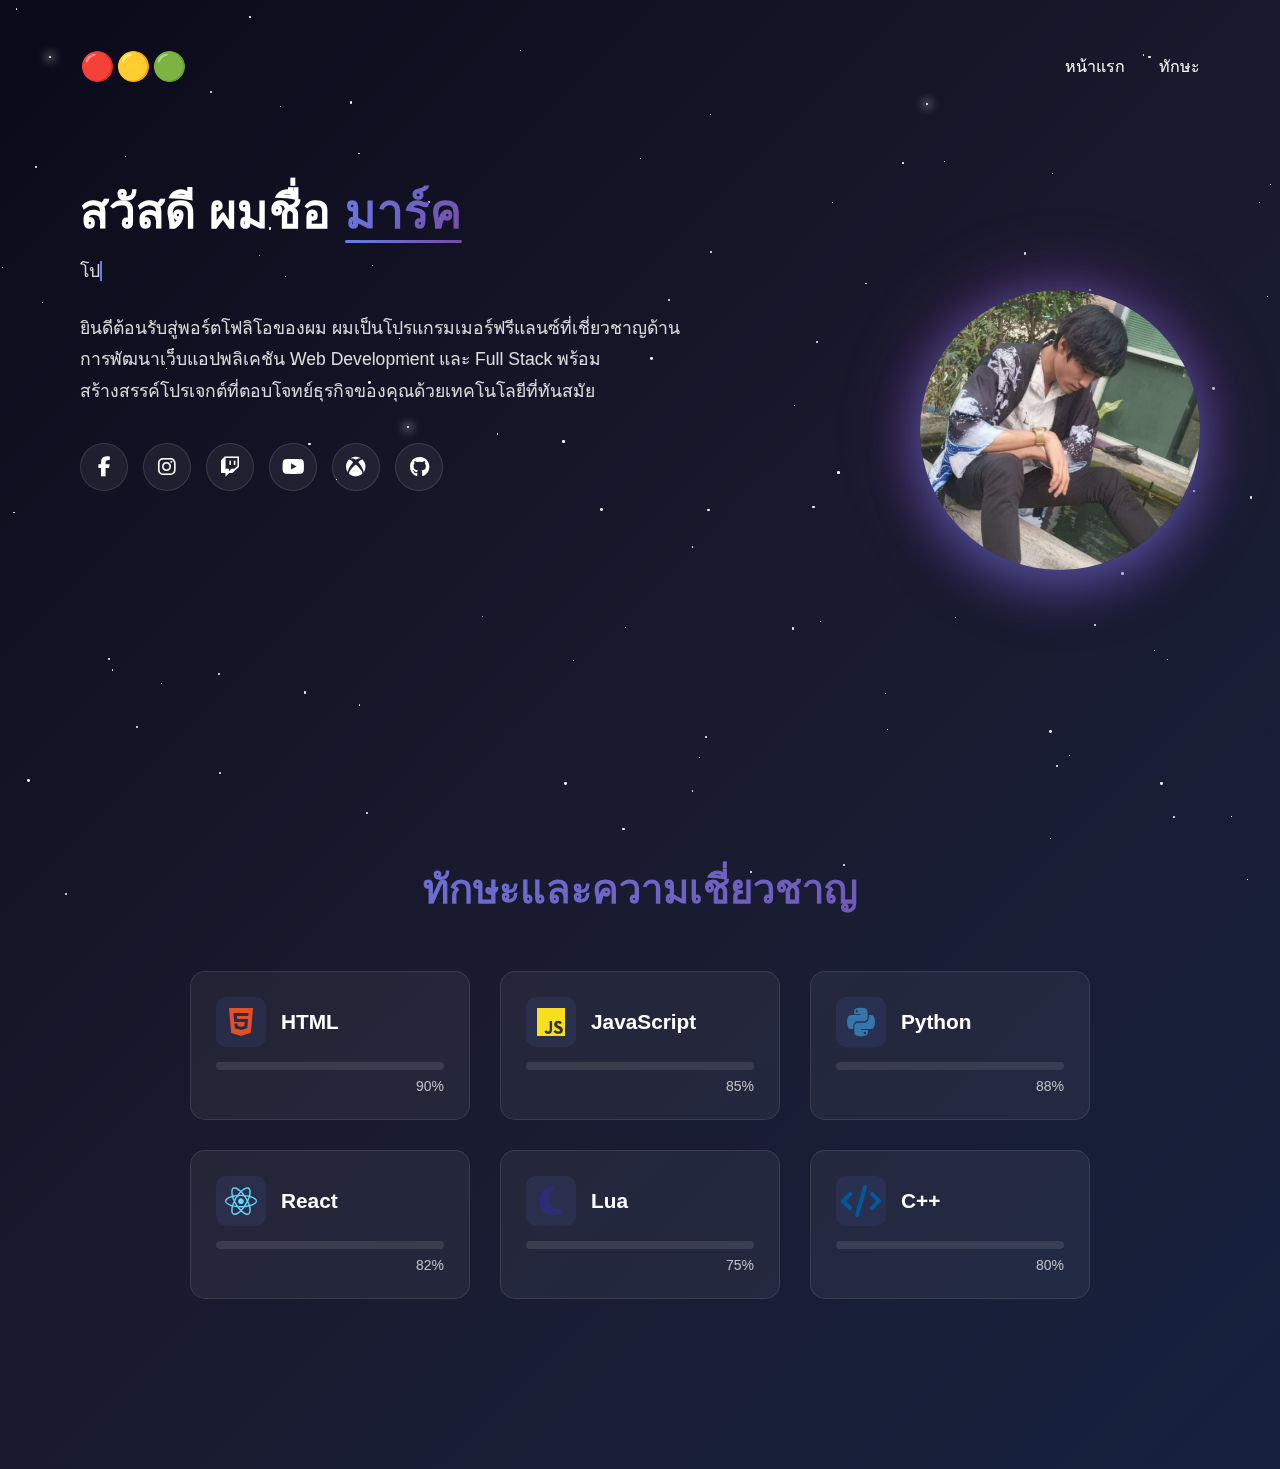
<file: index.html>
<!DOCTYPE html>
<html lang="th">

<head>
    <meta charset="UTF-8">
    <meta name="viewport" content="width=device-width, initial-scale=1.0">
    <title>Mark - โปรแกรมเมอร์ฟรีแลนซ์</title>
    <link rel="stylesheet" href="https://cdnjs.cloudflare.com/ajax/libs/font-awesome/6.4.0/css/all.min.css">
    <style>
        * {
            margin: 0;
            padding: 0;
            box-sizing: border-box;
        }

        /* Smooth Scroll */
        html {
            scroll-behavior: smooth;
        }

        body {
            font-family: 'Segoe UI', Tahoma, Geneva, Verdana, sans-serif;
            background: linear-gradient(135deg, #0a0a1a 0%, #1a1a2e 50%, #16213e 100%);
            color: #fff;
            overflow-x: hidden;
            min-height: 100vh;
        }

        /* Parallax Stars */
        .stars {
            position: fixed;
            top: 0;
            left: 0;
            width: 100%;
            height: 100%;
            pointer-events: none;
            z-index: 0;
        }

        .star {
            position: absolute;
            background: white;
            border-radius: 50%;
            animation: twinkle 3s infinite;
        }

        @keyframes twinkle {

            0%,
            100% {
                opacity: 0.3;
            }

            50% {
                opacity: 1;
            }
        }

        /* Shooting Stars */
        @keyframes shoot {
            0% {
                transform: translateX(0) translateY(0);
                opacity: 1;
            }

            100% {
                transform: translateX(-1000px) translateY(500px);
                opacity: 0;
            }
        }

        .shooting-star {
            position: absolute;
            width: 2px;
            height: 2px;
            background: white;
            border-radius: 50%;
            box-shadow: 0 0 10px 2px rgba(255, 255, 255, 0.8);
            animation: shoot 3s linear infinite;
        }

        .container {
            max-width: 1200px;
            margin: 0 auto;
            padding: 30px 40px;
            position: relative;
            z-index: 1;
        }

        /* Header */
        header {
            display: flex;
            justify-content: space-between;
            align-items: center;
            padding: 20px 0;
            margin-bottom: 40px;
        }

        .logo {
            font-size: 28px;
            font-weight: bold;
            letter-spacing: 1px;
        }

        .logo span {
            transition: transform 0.3s ease;
            display: inline-block;
        }

        .logo span:hover {
            transform: translateY(-3px);
        }

        nav a {
            color: #fff;
            text-decoration: none;
            margin-left: 30px;
            transition: color 0.3s ease;
            font-size: 16px;
        }

        nav a:hover {
            color: #667eea;
        }

        /* Hero Section */
        .hero {
            display: flex;
            align-items: center;
            justify-content: space-between;
            gap: 80px;
            margin-bottom: 80px;
            padding: 40px 0;
        }

        .hero-content {
            flex: 1;
            text-align: left;
            max-width: 600px;
        }

        h1 {
            font-size: 3rem;
            margin-bottom: 15px;
            line-height: 1.2;
        }

        .highlight {
            background: linear-gradient(135deg, #667eea 0%, #764ba2 100%);
            -webkit-background-clip: text;
            -webkit-text-fill-color: transparent;
            background-clip: text;
            font-weight: bold;
            position: relative;
        }

        .highlight::after {
            content: '';
            position: absolute;
            bottom: -5px;
            left: 0;
            width: 100%;
            height: 3px;
            background: linear-gradient(90deg, #667eea, #764ba2);
            border-radius: 2px;
            animation: highlightPulse 2s ease-in-out infinite;
        }

        @keyframes highlightPulse {

            0%,
            100% {
                opacity: 0.5;
                transform: scaleX(0.8);
            }

            50% {
                opacity: 1;
                transform: scaleX(1);
            }
        }


        .highlight {
            background: linear-gradient(135deg, #667eea 0%, #764ba2 100%);
            -webkit-background-clip: text;
            -webkit-text-fill-color: transparent;
            background-clip: text;
        }

        .subtitle {
            font-size: 1.5rem;
            color: #8ec5fc;
            margin-bottom: 20px;
            min-height: 2rem;
            font-weight: 500;
        }

        /* Typing Animation */
        .typing-text {
            border-right: 2px solid #667eea;
            animation: blink 0.7s step-end infinite;
        }

        @keyframes blink {
            50% {
                border-color: transparent;
            }
        }

        .hero-content>p {
            font-size: 1.1rem;
            line-height: 1.8;
            color: rgba(255, 255, 255, 0.85);
            margin-bottom: 25px;
        }

        /* Image Container */
        .hero-image {
            flex-shrink: 0;
        }

        .image-container {
            position: relative;
            width: 280px;
            height: 280px;
            flex-shrink: 0;
        }

        .circle-gradient {
            position: absolute;
            width: 130%;
            height: 130%;
            top: -15%;
            left: -15%;
            border-radius: 50%;
            background:
                radial-gradient(circle at 50% 50%, transparent 35%, rgba(102, 126, 234, 0.6) 40%, rgba(118, 75, 162, 0.5) 50%, rgba(76, 35, 102, 0.4) 60%, transparent 75%),
                radial-gradient(circle at 50% 50%, rgba(20, 20, 40, 0.9) 0%, rgba(10, 10, 20, 0.7) 30%, transparent 45%);
            filter: blur(20px);
            animation: blackHoleRotate 8s linear infinite, pulse 3s ease-in-out infinite;
            z-index: 0;
        }

        @keyframes blackHoleRotate {
            0% {
                transform: rotate(0deg) scale(1);
            }

            50% {
                transform: rotate(180deg) scale(1.05);
            }

            100% {
                transform: rotate(360deg) scale(1);
            }
        }

        /* Accretion Disk Effect */
        .accretion-disk {
            position: absolute;
            width: 140%;
            height: 140%;
            top: -20%;
            left: -20%;
            border-radius: 50%;
            background: conic-gradient(from 0deg,
                    transparent 0%,
                    rgba(102, 126, 234, 0.3) 10%,
                    rgba(118, 75, 162, 0.4) 20%,
                    rgba(150, 50, 200, 0.3) 30%,
                    transparent 40%,
                    transparent 60%,
                    rgba(102, 126, 234, 0.3) 70%,
                    rgba(118, 75, 162, 0.4) 80%,
                    rgba(150, 50, 200, 0.3) 90%,
                    transparent 100%);
            animation: accretionSpin 6s linear infinite;
            filter: blur(15px);
            z-index: 0;
        }

        @keyframes accretionSpin {
            from {
                transform: rotate(0deg);
            }

            to {
                transform: rotate(360deg);
            }
        }

        /* Event Horizon */
        .event-horizon {
            position: absolute;
            width: 110%;
            height: 110%;
            top: -5%;
            left: -5%;
            border-radius: 50%;
            background: radial-gradient(circle, rgba(0, 0, 0, 0.8) 0%, rgba(0, 0, 0, 0.4) 40%, transparent 60%);
            animation: horizonPulse 3s ease-in-out infinite;
            z-index: 1;
        }

        @keyframes horizonPulse {

            0%,
            100% {
                transform: scale(1);
                opacity: 0.7;
            }

            50% {
                transform: scale(1.03);
                opacity: 0.9;
            }
        }

        /* Gravitational Lensing */
        .gravitational-lensing {
            position: absolute;
            width: 150%;
            height: 150%;
            top: -25%;
            left: -25%;
            border-radius: 50%;
            border: 2px solid transparent;
            background:
                radial-gradient(circle at 50% 50%, transparent 45%, rgba(102, 126, 234, 0.2) 48%, transparent 51%),
                radial-gradient(circle at 50% 50%, transparent 55%, rgba(118, 75, 162, 0.15) 58%, transparent 61%);
            animation: lensingEffect 5s ease-in-out infinite;
            z-index: 0;
        }

        @keyframes lensingEffect {

            0%,
            100% {
                transform: scale(1);
                opacity: 0.6;
            }

            50% {
                transform: scale(1.05);
                opacity: 1;
            }
        }

        @keyframes pulse {

            0%,
            100% {
                transform: scale(1);
                opacity: 0.8;
            }

            50% {
                transform: scale(1.1);
                opacity: 1;
            }
        }

        .profile-img {
            position: absolute;
            width: 100%;
            height: 100%;
            border-radius: 50%;
            object-fit: cover;
            object-position: center 30%;
            top: 0;
            left: 0;
            z-index: 2;
            box-shadow: 0 18px 50px rgba(102, 126, 234, 0.35);
        }

        /* Social Icons */
        .social-icons {
            display: flex;
            gap: 15px;
            margin: 35px 0 30px 0;
        }

        .social-icon {
            width: 48px;
            height: 48px;
            background: rgba(255, 255, 255, 0.06);
            border-radius: 50%;
            display: flex;
            align-items: center;
            justify-content: center;
            color: #fff;
            text-decoration: none;
            transition: all 0.3s ease;
            border: 1px solid rgba(255, 255, 255, 0.12);
            font-size: 20px;
        }

        .social-icon:hover {
            background: linear-gradient(135deg, #667eea 0%, #764ba2 100%);
            transform: translateY(-3px);
            box-shadow: 0 8px 20px rgba(102, 126, 234, 0.4);
            border-color: transparent;
        }

        /* Button */
        .btn {
            display: inline-block;
            padding: 14px 36px;
            background: linear-gradient(135deg, #667eea 0%, #764ba2 100%);
            color: white;
            text-decoration: none;
            border-radius: 25px;
            font-weight: 600;
            font-size: 15px;
            transition: all 0.3s ease;
            margin-top: 25px;
            box-shadow: 0 8px 25px rgba(102, 126, 234, 0.3);
        }

        .btn:hover {
            transform: translateY(-2px);
            box-shadow: 0 12px 35px rgba(102, 126, 234, 0.5);
        }

        /* Skills Section */
        .skills-section {
            margin: 80px 0;
            padding: 60px 0;
        }

        .skills-section h2 {
            text-align: center;
            font-size: 2.5rem;
            margin-bottom: 50px;
            background: linear-gradient(135deg, #667eea 0%, #764ba2 100%);
            -webkit-background-clip: text;
            -webkit-text-fill-color: transparent;
            background-clip: text;
        }

        .skills-grid {
            display: grid;
            grid-template-columns: repeat(auto-fit, minmax(280px, 1fr));
            gap: 30px;
            max-width: 900px;
            margin: 0 auto;
        }

        .skill-card {
            background: rgba(255, 255, 255, 0.05);
            border: 1px solid rgba(255, 255, 255, 0.1);
            border-radius: 15px;
            padding: 25px;
            transition: all 0.3s ease;
        }

        .skill-card:hover {
            transform: translateY(-5px);
            background: rgba(255, 255, 255, 0.08);
            border-color: rgba(102, 126, 234, 0.5);
            box-shadow: 0 10px 30px rgba(102, 126, 234, 0.2);
        }

        .skill-header {
            display: flex;
            align-items: center;
            gap: 15px;
            margin-bottom: 15px;
        }

        .skill-icon {
            font-size: 32px;
            width: 50px;
            height: 50px;
            display: flex;
            align-items: center;
            justify-content: center;
            border-radius: 10px;
            background: rgba(102, 126, 234, 0.1);
        }

        .skill-icon.html {
            color: #E34F26;
        }

        .skill-icon.js {
            color: #F7DF1E;
        }

        .skill-icon.python {
            color: #3776AB;
        }

        .skill-icon.react {
            color: #61DAFB;
        }

        .skill-icon.lua {
            color: #2C2D72;
        }

        .skill-icon.cpp {
            color: #00599C;
        }

        .skill-name {
            font-size: 1.3rem;
            font-weight: 600;
        }

        .skill-bar-container {
            width: 100%;
            height: 8px;
            background: rgba(255, 255, 255, 0.1);
            border-radius: 10px;
            overflow: hidden;
            margin-top: 10px;
        }

        .skill-bar {
            height: 100%;
            background: linear-gradient(90deg, #667eea 0%, #764ba2 100%);
            border-radius: 10px;
            transition: width 1.5s ease-out;
            width: 0;
        }

        .skill-percentage {
            text-align: right;
            margin-top: 8px;
            font-size: 14px;
            color: rgba(255, 255, 255, 0.7);
        }

        /* Spotify Player */
        .spotify-player {
            margin-top: 25px;
            width: 100%;
            max-width: 480px;
        }

        .spotify-player iframe {
            border-radius: 12px;
            width: 100%;
        }

        /* Responsive */
        @media (max-width: 768px) {
            .hero {
                flex-direction: column;
                text-align: center;
                gap: 40px;
            }

            .hero-content {
                text-align: center;
            }

            h1 {
                font-size: 2.5rem;
            }

            .subtitle {
                font-size: 1.3rem;
            }

            .image-container {
                width: 250px;
                height: 250px;
            }

            .skills-grid {
                grid-template-columns: 1fr;
            }

            nav {
                display: none;
            }
        }

        @media (max-width: 480px) {
            body {
                padding: 15px 5px;
            }

            .container {
                padding: 20px;
            }

            h1 {
                font-size: 2rem;
            }

            .subtitle {
                font-size: 1.1rem;
            }

            .spotify-player {
                max-width: 100%;
                margin-top: 25px;
            }

            .image-container {
                width: 220px;
                height: 220px;
            }
        }
    </style>
</head>

<body>
    <!-- Parallax Stars Background -->
    <div class="stars" id="stars"></div>

    <div class="container">
        <header>
            <div class="logo">
                <span style="color: #FF5F57;">🔴</span><span style="color: #FFBD2E;">🟡</span><span
                    style="color: #28CA42;">🟢</span>
            </div>
            <nav>
                <a href="#home">หน้าแรก</a>
                <a href="#skills">ทักษะ</a>

            </nav>
        </header>

        <section class="hero" id="home">
            <div class="hero-content">
                <h1>สวัสดี ผมชื่อ <span class="highlight">มาร์ค</span></h1>
                <p class="subtitle"><span class="typing-text" id="typing"></span></p>
                <p>ยินดีต้อนรับสู่พอร์ตโฟลิโอของผม ผมเป็นโปรแกรมเมอร์ฟรีแลนซ์ที่เชี่ยวชาญด้านการพัฒนาเว็บแอปพลิเคชัน Web
                    Development และ Full Stack พร้อมสร้างสรรค์โปรเจกต์ที่ตอบโจทย์ธุรกิจของคุณด้วยเทคโนโลยีที่ทันสมัย</p>
                <div class="social-icons">
                    <a href="https://www.facebook.com/khi.dinosear.pi.nxk.lok.564562/" target="_blank"
                        rel="noopener noreferrer" class="social-icon" title="Facebook">
                        <i class="fab fa-facebook-f"></i>
                    </a>

                    <a href="https://www.instagram.com/x2shift/" target="_blank" rel="noopener noreferrer"
                        class="social-icon" title="Instagram">
                        <i class="fab fa-instagram"></i>
                    </a>

                    <a href="https://www.twitch.tv/exzerozyt" target="_blank" rel="noopener noreferrer"
                        class="social-icon" title="Twitch">
                        <i class="fab fa-twitch"></i>
                    </a>

                    <a href="https://www.youtube.com/@x2Shift" target="_blank" rel="noopener noreferrer"
                        class="social-icon" title="YouTube">
                        <i class="fab fa-youtube"></i>
                    </a>

                    <a href="https://www.xbox.com/th-TH/play/user/ExZerozYT" target="_blank" rel="noopener noreferrer"
                        class="social-icon" title="Xbox">
                        <i class="fab fa-xbox"></i>
                    </a>

                    <!-- เพิ่ม GitHub -->
                    <a href="https://github.com/ExZerozYT" target="_blank" rel="noopener noreferrer" class="social-icon"
                        title="GitHub">
                        <i class="fab fa-github"></i>
                    </a>
                </div>

                <div class="spotify-player">
                    <iframe style="border-radius:12px"
                        src="https://open.spotify.com/embed/album/1f2s3KUwsPLLy22vbOXg7g?utm_source=generato"
                        width="100%" height="152" frameBorder="0" allowfullscreen=""
                        allow="autoplay; clipboard-write; encrypted-media; fullscreen; picture-in-picture"
                        loading="lazy">
                    </iframe>
                </div>
            </div>

            <div class="hero-image">
                <div class="image-container">
                    <div class="circle-gradient"></div>
                    <img src="myme.png" class="profile-img" alt="Profile">
                </div>
            </div>
        </section>

        <!-- Skills Section -->
        <section class="skills-section" id="skills">
            <h2>ทักษะและความเชี่ยวชาญ</h2>
            <div class="skills-grid">
                <div class="skill-card" data-skill="90">
                    <div class="skill-header">
                        <div class="skill-icon html">
                            <i class="fab fa-html5"></i>
                        </div>
                        <div class="skill-name">HTML</div>
                    </div>
                    <div class="skill-bar-container">
                        <div class="skill-bar"></div>
                    </div>
                    <div class="skill-percentage">90%</div>
                </div>

                <div class="skill-card" data-skill="85">
                    <div class="skill-header">
                        <div class="skill-icon js">
                            <i class="fab fa-js"></i>
                        </div>
                        <div class="skill-name">JavaScript</div>
                    </div>
                    <div class="skill-bar-container">
                        <div class="skill-bar"></div>
                    </div>
                    <div class="skill-percentage">85%</div>
                </div>

                <div class="skill-card" data-skill="88">
                    <div class="skill-header">
                        <div class="skill-icon python">
                            <i class="fab fa-python"></i>
                        </div>
                        <div class="skill-name">Python</div>
                    </div>
                    <div class="skill-bar-container">
                        <div class="skill-bar"></div>
                    </div>
                    <div class="skill-percentage">88%</div>
                </div>

                <div class="skill-card" data-skill="82">
                    <div class="skill-header">
                        <div class="skill-icon react">
                            <i class="fab fa-react"></i>
                        </div>
                        <div class="skill-name">React</div>
                    </div>
                    <div class="skill-bar-container">
                        <div class="skill-bar"></div>
                    </div>
                    <div class="skill-percentage">82%</div>
                </div>

                <div class="skill-card" data-skill="75">
                    <div class="skill-header">
                        <div class="skill-icon lua">
                            <i class="fas fa-moon"></i>
                        </div>
                        <div class="skill-name">Lua</div>
                    </div>
                    <div class="skill-bar-container">
                        <div class="skill-bar"></div>
                    </div>
                    <div class="skill-percentage">75%</div>
                </div>

                <div class="skill-card" data-skill="80">
                    <div class="skill-header">
                        <div class="skill-icon cpp">
                            <i class="fas fa-code"></i>
                        </div>
                        <div class="skill-name">C++</div>
                    </div>
                    <div class="skill-bar-container">
                        <div class="skill-bar"></div>
                    </div>
                    <div class="skill-percentage">80%</div>
                </div>
            </div>
        </section>
    </div>

    <script>
        // Typing Animation with Loop
        const text = "โปรแกรมเมอร์ฟรีแลนซ์";
        const typingElement = document.getElementById("typing");
        let index = 0;
        let isDeleting = false;

        function typeWriter() {
            if (!isDeleting && index < text.length) {
                typingElement.textContent += text.charAt(index);
                index++;
                setTimeout(typeWriter, 150);
            } else if (!isDeleting && index === text.length) {
                setTimeout(() => {
                    isDeleting = true;
                    typeWriter();
                }, 3000);
            } else if (isDeleting && index > 0) {
                typingElement.textContent = text.substring(0, index - 1);
                index--;
                setTimeout(typeWriter, 100);
            } else if (isDeleting && index === 0) {
                isDeleting = false;
                setTimeout(typeWriter, 1000);
            }
        }

        window.addEventListener('load', () => {
            setTimeout(typeWriter, 500);
        });

        // Parallax Stars Effect
        const starsContainer = document.getElementById('stars');
        const starCount = 100;

        // Create stars
        for (let i = 0; i < starCount; i++) {
            const star = document.createElement('div');
            star.className = 'star';
            star.style.width = Math.random() * 3 + 'px';
            star.style.height = star.style.width;
            star.style.left = Math.random() * 100 + '%';
            star.style.top = Math.random() * 100 + '%';
            star.style.animationDelay = Math.random() * 3 + 's';
            starsContainer.appendChild(star);
        }

        // Create shooting stars
        for (let i = 0; i < 3; i++) {
            const shootingStar = document.createElement('div');
            shootingStar.className = 'shooting-star';
            shootingStar.style.left = Math.random() * 100 + '%';
            shootingStar.style.top = Math.random() * 50 + '%';
            shootingStar.style.animationDelay = Math.random() * 5 + 's';
            shootingStar.style.animationDuration = (Math.random() * 2 + 2) + 's';
            starsContainer.appendChild(shootingStar);
        }

        // Parallax effect on mouse move
        document.addEventListener('mousemove', (e) => {
            const stars = document.querySelectorAll('.star');
            const x = e.clientX / window.innerWidth;
            const y = e.clientY / window.innerHeight;

            stars.forEach((star, index) => {
                const speed = (index % 3 + 1) * 10;
                const xMove = (x - 0.5) * speed;
                const yMove = (y - 0.5) * speed;
                star.style.transform = `translate(${xMove}px, ${yMove}px)`;
            });
        });

        // Skills Animation on Scroll
        const observerOptions = {
            threshold: 0.5
        };

        const observer = new IntersectionObserver((entries) => {
            entries.forEach(entry => {
                if (entry.isIntersecting) {
                    const skillCard = entry.target;
                    const percentage = skillCard.getAttribute('data-skill');
                    const skillBar = skillCard.querySelector('.skill-bar');

                    setTimeout(() => {
                        skillBar.style.width = percentage + '%';
                    }, 200);

                    observer.unobserve(skillCard);
                }
            });
        }, observerOptions);

        document.querySelectorAll('.skill-card').forEach(card => {
            observer.observe(card);
        });
    </script>
</body>

</html>
</file>
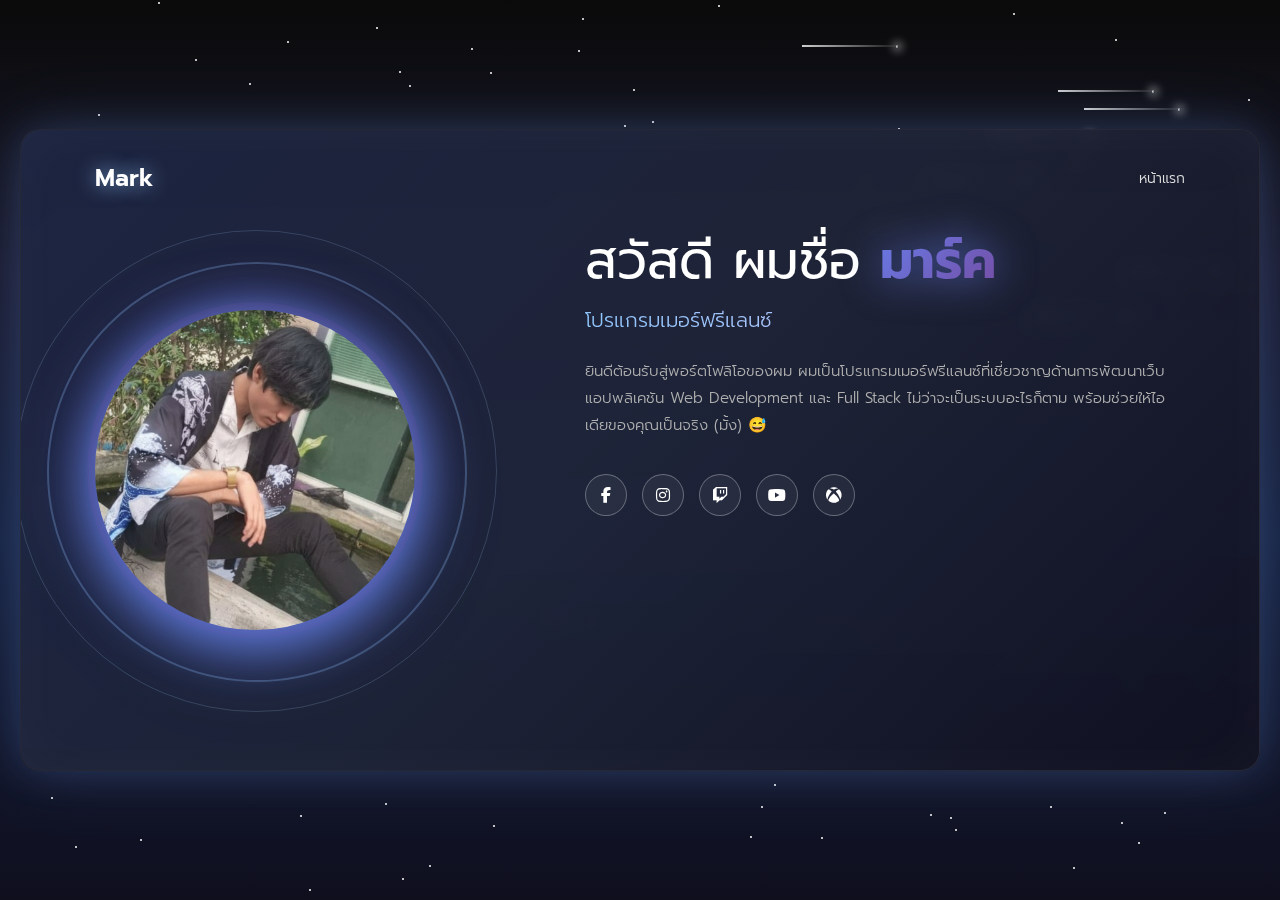
<file: portfolio_final_with_photo.html>
<!DOCTYPE html>
<html lang="th">
<head>
    <meta charset="UTF-8">
    <meta name="viewport" content="width=device-width, initial-scale=1.0">
    <title>Alex - Script Writer Portfolio</title>
    <link rel="stylesheet" href="https://cdnjs.cloudflare.com/ajax/libs/font-awesome/6.4.0/css/all.min.css">
    <link rel="preconnect" href="https://fonts.googleapis.com">
    <link rel="preconnect" href="https://fonts.gstatic.com" crossorigin>
    <link href="https://fonts.googleapis.com/css2?family=Prompt:wght@100;200;300;400;500;600;700&display=swap" rel="stylesheet">
    <style>
        * {
            margin: 0;
            padding: 0;
            box-sizing: border-box;
        }

        body {
            font-family: 'Prompt', sans-serif;
            background: linear-gradient(180deg, #0a0a0a 0%, #1a1a2e 30%, #16213e 60%, #0f0f1e 100%);
            color: #ffffff;
            min-height: 100vh;
            overflow-x: hidden;
            display: flex;
            justify-content: center;
            align-items: center;
            padding: 40px 20px;
            position: relative;
        }
        /* copy หาพ่องพี่หรอครับ */
        /* พื้นหลังอากาศมีดาว */
        .space-bg {
            position: fixed;
            top: 0;
            left: 0;
            width: 100%;
            height: 100%;
            z-index: 0;
            overflow: hidden;
            pointer-events: none;
        }
        /* copy หาพ่องพี่หรอครับ */
        /* ดาวกระพริบ */
        .star {
            position: absolute;
            width: 2px;
            height: 2px;
            background: #ffffff;
            border-radius: 50%;
            animation: starTwinkle 3s ease-in-out infinite;
        }

        /* copy หาพ่องพี่หรอครับ */
        /* ดาวตก */
        .shooting-star {
            position: absolute;
            width: 3px;
            height: 3px;
            background: #ffffff;
            border-radius: 50%;
            box-shadow: 0 0 10px 2px rgba(255, 255, 255, 0.8);
        }

        .shooting-star::before {
            content: '';
            position: absolute;
            top: 0;
            right: 0;
            width: 100px;
            height: 2px;
            background: linear-gradient(90deg, rgba(255, 255, 255, 0.8), transparent);
            transform: translateX(3px);
        }

        @keyframes shootingStar {
            0% {
                transform: translate(0, 0);
                opacity: 1;
            }
            70% {
                opacity: 1;
            }
            100% {
                transform: translate(-500px, 500px);
                opacity: 0;
            }
        }

        .shooting-star {
            animation: shootingStar 3s ease-out infinite;
        }

        .shooting-star:nth-child(151) { top: 10%; left: 90%; animation-delay: 0s; animation-duration: 2s; }
        .shooting-star:nth-child(152) { top: 20%; left: 80%; animation-delay: 3s; animation-duration: 2.5s; }
        .shooting-star:nth-child(153) { top: 30%; left: 95%; animation-delay: 6s; animation-duration: 2.2s; }
        .shooting-star:nth-child(154) { top: 5%; left: 70%; animation-delay: 9s; animation-duration: 2.8s; }
        .shooting-star:nth-child(155) { top: 15%; left: 85%; animation-delay: 12s; animation-duration: 2.3s; }
        .shooting-star:nth-child(156) { top: 25%; left: 75%; animation-delay: 15s; animation-duration: 2.4s; }
        .shooting-star:nth-child(157) { top: 35%; left: 88%; animation-delay: 18s; animation-duration: 2.6s; }
        .shooting-star:nth-child(158) { top: 12%; left: 92%; animation-delay: 21s; animation-duration: 2.1s; }

        @keyframes starTwinkle {
            0%, 100% { opacity: 0.3; transform: scale(1); }
            50% { opacity: 1; transform: scale(1.5); }
        }
        /* copy หาพ่องพี่หรอครับ */
        /* ดาวตก */
        .shooting-star {
            position: absolute;
            width: 3px;
            height: 3px;
            background: linear-gradient(90deg, #ffffff, transparent);
            border-radius: 50%;
            box-shadow: 0 0 10px 2px rgba(255, 255, 255, 0.8);
            animation: shootingStar 3s ease-out infinite;
        }

        .shooting-star::before {
            content: '';
            position: absolute;
            top: 0;
            right: 0;
            width: 100px;
            height: 2px;
            background: linear-gradient(90deg, rgba(255, 255, 255, 0.8), transparent);
            transform: translateX(3px);
        }

        @keyframes shootingStar {
            0% {
                transform: translate(0, 0);
                opacity: 1;
            }
            70% {
                opacity: 1;
            }
            100% {
                transform: translate(-500px, 500px);
                opacity: 0;
            }
        }

        .shooting-star:nth-child(1) { top: 10%; left: 90%; animation-delay: 0s; animation-duration: 2s; }
        .shooting-star:nth-child(2) { top: 20%; left: 80%; animation-delay: 3s; animation-duration: 2.5s; }
        .shooting-star:nth-child(3) { top: 30%; left: 95%; animation-delay: 6s; animation-duration: 2.2s; }
        .shooting-star:nth-child(4) { top: 5%; left: 70%; animation-delay: 9s; animation-duration: 2.8s; }
        .shooting-star:nth-child(5) { top: 15%; left: 85%; animation-delay: 12s; animation-duration: 2.3s; }
        
        /* copy หาพ่องพี่หรอครับ */
        /* กรอบสี่เหลี่ยม */
        .main-container {
            background: rgba(15, 15, 30, 0.85);
            backdrop-filter: blur(10px);
            border: 1px solid rgba(255, 255, 255, 0.1);
            border-radius: 20px;
            width: 100%;
            max-width: 1400px;
            min-height: 600px;
            box-shadow: 
                0 0 40px rgba(100, 150, 255, 0.2),
                0 0 80px rgba(150, 200, 255, 0.1),
                inset 0 0 60px rgba(255, 255, 255, 0.03);
            overflow: hidden;
            position: relative;
            z-index: 1;
        }
        
        /* copy หาพ่องพี่หรอครับ */
        /* เอฟเฟกต์ขอบเรืองแสงนุ่มนวล */
        .main-container::before {
            content: '';
            position: absolute;
            top: -2px;
            left: -2px;
            right: -2px;
            bottom: -2px;
            background: linear-gradient(135deg, 
                rgba(100, 150, 255, 0.3) 0%, 
                rgba(150, 200, 255, 0.2) 25%,
                transparent 50%,
                rgba(200, 220, 255, 0.2) 75%,
                rgba(150, 180, 255, 0.3) 100%);
            border-radius: 20px;
            z-index: -1;
            opacity: 0.5;
            animation: borderShimmer 8s linear infinite;
            background-size: 200% 200%;
        }

        @keyframes borderShimmer {
            0% { background-position: 0% 50%; }
            50% { background-position: 100% 50%; }
            100% { background-position: 0% 50%; }
        }
        
        /* copy หาพ่องพี่หรอครับ */
        /* Header Navigation */
        header {
            position: absolute;
            top: 0;
            width: 100%;
            padding: 30px 6%;
            display: flex;
            justify-content: space-between;
            align-items: center;
            z-index: 1000;
            background: transparent;
        }

        .logo {
            font-size: 24px;
            font-weight: 600;
            color: #fff;
            text-shadow: 0 0 20px rgba(150, 200, 255, 0.8);
        }

        nav ul {
            display: flex;
            list-style: none;
            gap: 35px;
        }

        nav ul li a {
            color: #e0e0e0;
            text-decoration: none;
            font-size: 14px;
            font-weight: 300;
            transition: all 0.3s;
            position: relative;
        }

        nav ul li a::after {
            content: '';
            position: absolute;
            bottom: -5px;
            left: 0;
            width: 0;
            height: 2px;
            background: linear-gradient(90deg, #8ec5fc, #e0c3fc);
            transition: width 0.3s;
            box-shadow: 0 0 10px rgba(142, 197, 252, 0.8);
        }

        nav ul li a:hover::after {
            width: 100%;
        }

        nav ul li a:hover {
            color: #ffffff;
            text-shadow: 0 0 15px rgba(150, 200, 255, 0.8);
        }
        
        /* copy หาพ่องพี่หรอครับ */
        /* Hero Section */
        .hero {
            display: flex;
            align-items: center;
            justify-content: space-between;
            padding: 100px 6% 60px;
            min-height: 600px;
        }
        
        /* copy หาพ่องพี่หรอครับ */
        /* Hero Image */
        .hero-image {
            flex: 0 0 auto;
            display: flex;
            justify-content: center;
            align-items: center;
            position: relative;
            margin-right: 80px;
        }

        .image-container {
            position: relative;
            width: 320px;
            height: 320px;
        }

        /* copy หาพ่องพี่หรอครับ */
        /* วงกลมสีฟ้า-ม่วง */
        .circle-gradient {
            position: absolute;
            width: 100%;
            height: 100%;
            background: linear-gradient(135deg, #667eea 0%, #764ba2 50%, #4e73df 100%);
            border-radius: 50%;
            opacity: 0.9;
            animation: spaceGlow 6s ease-in-out infinite;
            box-shadow: 
                0 0 40px rgba(102, 126, 234, 0.6),
                0 0 80px rgba(118, 75, 162, 0.4),
                inset 0 0 60px rgba(255, 255, 255, 0.1);
        }

        @keyframes spaceGlow {
            0%, 100% {
                transform: scale(1);
                box-shadow: 
                    0 0 40px rgba(102, 126, 234, 0.6),
                    0 0 80px rgba(118, 75, 162, 0.4),
                    inset 0 0 60px rgba(255, 255, 255, 0.1);
            }
            50% {
                transform: scale(1.05);
                box-shadow: 
                    0 0 60px rgba(142, 197, 252, 0.8),
                    0 0 120px rgba(118, 75, 162, 0.6),
                    inset 0 0 80px rgba(255, 255, 255, 0.2);
            }
        }

        /* copy หาพ่องพี่หรอครับ */
        /* วงแสงโคจร */
        .circle-gradient::before {
            content: '';
            position: absolute;
            width: 130%;
            height: 130%;
            top: -15%;
            left: -15%;
            border-radius: 50%;
            border: 2px solid rgba(150, 200, 255, 0.3);
            animation: orbit 12s linear infinite;
        }

        .circle-gradient::after {
            content: '';
            position: absolute;
            width: 150%;
            height: 150%;
            top: -25%;
            left: -25%;
            border-radius: 50%;
            border: 1px solid rgba(180, 220, 255, 0.2);
            animation: orbit 18s linear infinite reverse;
        }

        @keyframes orbit {
            0% { transform: rotate(0deg); }
            100% { transform: rotate(360deg); }
        }

        .profile-img {
            position: absolute;
            bottom: -0px;
            left: 50%;
            transform: translateX(-50%);
            width: 85%;
            height: auto;
            z-index: 1;
            filter: drop-shadow(0 10px 30px rgba(100, 150, 255, 0.6));
        }

        /* copy หาพ่องพี่หรอครับ */
        /* Hero Content */
        .hero-content {
            flex: 1;
            max-width: 600px;
        }

        .hero-content h1 {
            font-size: 52px;
            margin-bottom: 10px;
            line-height: 1.2;
            font-weight: 400;
            color: #ffffff;
        }

        .hero-content h1 .highlight {
            background: linear-gradient(135deg, #667eea 0%, #764ba2 100%);
            -webkit-background-clip: text;
            -webkit-text-fill-color: transparent;
            background-clip: text;
            font-weight: 700;
            filter: drop-shadow(0 0 20px rgba(102, 126, 234, 0.8));
        }

        .hero-content .subtitle {
            font-size: 20px;
            background: linear-gradient(90deg, #8ec5fc, #e0c3fc);
            -webkit-background-clip: text;
            -webkit-text-fill-color: transparent;
            background-clip: text;
            margin-bottom: 20px;
            font-weight: 300;
        }

        .hero-content p {
            font-size: 15px;
            line-height: 1.8;
            color: #b0b0b0;
            margin-bottom: 35px;
            font-weight: 300;
        }

        /* copy หาพ่องพี่หรอครับ */
        /* Social Icons */
        .social-icons {
            display: flex;
            gap: 15px;
            margin-bottom: 35px;
        }

        .social-icons a {
            width: 42px;
            height: 42px;
            border: 1.5px solid rgba(255, 255, 255, 0.3);
            border-radius: 50%;
            display: flex;
            align-items: center;
            justify-content: center;
            color: #fff;
            text-decoration: none;
            transition: all 0.3s;
            font-size: 16px;
            position: relative;
            background: rgba(255, 255, 255, 0.05);
        }

        .social-icons a::before {
            content: '';
            position: absolute;
            width: 100%;
            height: 100%;
            border-radius: 50%;
            background: linear-gradient(135deg, #667eea, #764ba2);
            transform: scale(0);
            transition: transform 0.3s;
            z-index: -1;
        }

        .social-icons a:hover::before {
            transform: scale(1);
        }

        .social-icons a:hover {
            border-color: #667eea;
            transform: translateY(-5px);
            box-shadow: 0 10px 30px rgba(102, 126, 234, 0.4);
        }

        /* copy หาพ่องพี่หรอครับ */
        /* Button */
        .btn {
            display: inline-block;
            padding: 12px 38px;
            background: rgba(255, 255, 255, 0.05);
            border: 1.5px solid rgba(255, 255, 255, 0.3);
            border-radius: 25px;
            color: #fff;
            text-decoration: none;
            transition: all 0.3s;
            cursor: pointer;
            font-size: 15px;
            font-weight: 300;
            position: relative;
            overflow: hidden;
        }

        .btn::before {
            content: '';
            position: absolute;
            top: 50%;
            left: 50%;
            width: 0;
            height: 0;
            border-radius: 50%;
            background: linear-gradient(135deg, #667eea, #764ba2);
            transform: translate(-50%, -50%);
            transition: width 0.5s, height 0.5s;
            z-index: -1;
        }

        .btn:hover::before {
            width: 300px;
            height: 300px;
        }

        .btn:hover {
            border-color: #667eea;
            box-shadow: 0 5px 30px rgba(102, 126, 234, 0.5);
        }

        
        /* copy หาพ่องพี่หรอครับ */
        /* Spotify Player */
        .spotify-player {
            margin-top: 30px;
            width: 100%;
            max-width: 500px;
        }

        .spotify-player iframe {
            border-radius: 12px;
            width: 100%;
        }

        /* copy หาพ่องพี่หรอครับ */
        /* Profile image styling */
        .image-container {
            position: relative;
            width: 320px;
            height: 320px;
        }
        .profile-img {
            width: 100%;
            height: 100%;
            border-radius: 50%;
            object-fit: cover;
            display: block;
            box-shadow: 0 18px 50px rgba(102, 126, 234, 0.35), 0 0 0 8px rgba(118, 75, 162, 0.18);
            position: relative;
            z-index: 2;
        }

/* copy หาพ่องพี่หรอครับ */       
/* Responsive */
        @media (max-width: 1200px) {
            .main-container { max-width: 95%; }
            .hero { padding: 100px 5% 50px; }
            .hero-image { margin-right: 50px; }
            .image-container { width: 280px; height: 280px; }
            .hero-content h1 { font-size: 44px; }
        }

        @media (max-width: 968px) {
            header { padding: 25px 5%; }
            nav ul { gap: 20px; }
            nav ul li a { font-size: 13px; }
            .hero { padding: 100px 4% 40px; }
            .hero-image { margin-right: 30px; }
            .image-container { width: 250px; height: 250px; }
            .hero-content h1 { font-size: 38px; }
        }

        @media (max-width: 768px) {
            body { padding: 20px 10px; }
            .main-container { 
                border-radius: 15px; 
                min-height: auto;
            }
            .hero { 
                flex-direction: column; 
                padding: 80px 5% 40px; 
                text-align: center; 
                min-height: auto;
            }
            .hero-image { margin-right: 0; margin-bottom: 40px; }
            .image-container { width: 240px; height: 240px; }
            .hero-content h1 { 
                font-size: 36px; 
                line-height: 1.3;
            }
            .hero-content p { 
                font-size: 14px;
                line-height: 1.7;
            }
            .social-icons { 
                justify-content: center;
                gap: 12px;
            }
            .social-icons a {
                width: 38px;
                height: 38px;
                font-size: 14px;
            }
            .btn {
                padding: 10px 30px;
                font-size: 14px;
            }
            nav ul { 
                gap: 15px; 
            }
            nav ul li a { 
                font-size: 12px; 
            }
        }

        @media (max-width: 480px) {
            body { padding: 15px 5px; }
            .spotify-player {
                max-width: 100%;
                margin-top: 25px;
            }
            .main-container { 
                border-radius: 12px;
                min-height: auto;
            }
            header { 
                padding: 20px 5%; 
            }
            .logo { 
                font-size: 20px; 
            }
            nav ul { 
                gap: 10px; 
            }
            nav ul li a { 
                font-size: 11px; 
            }
            .hero { 
                padding: 70px 4% 30px;
                min-height: auto;
            }
            .hero-content h1 { 
                font-size: 28px; 
            }
            .hero-content .subtitle { 
                font-size: 16px; 
            }
            .hero-content p {
                font-size: 13px;
            }
            .image-container { 
                width: 200px; 
                height: 200px; 
            }
            .social-icons {
                gap: 10px;
            }
            .social-icons a {
                width: 35px;
                height: 35px;
                font-size: 13px;
            }
            .btn {
                padding: 9px 25px;
                font-size: 13px;
            }
        }

        @media (max-width: 360px) {
            .hero-content h1 { 
                font-size: 24px; 
            }
            .hero-content .subtitle { 
                font-size: 15px; 
            }
            .image-container { 
                width: 180px; 
                height: 180px; 
            }
        }

        html { scroll-behavior: smooth; }

        @keyframes fadeInUp {
            from { opacity: 0; transform: translateY(30px); }
            to { opacity: 1; transform: translateY(0); }
        }

        .hero-content, .hero-image { animation: fadeInUp 1s ease-out; }
        .main-container { animation: fadeIn 0.8s ease-out; }

        @keyframes fadeIn {
            from { opacity: 0; transform: scale(0.95); }
            to { opacity: 1; transform: scale(1); }
        }
    </style>
</head>
<body>
    <!-- Space Background with Stars -->
    <div class="space-bg" id="starfield"></div>

    <!-- Main Container -->
    <div class="main-container">
        <!-- Header -->
        <header>
            <div class="logo">Mark</div>
            <nav>
                <ul>
                    <li><a href="#home">หน้าแรก</a></li>
                </ul>
            </nav>
        </header>

        <!-- Hero Section -->
        <section id="home" class="hero">
            <div class="hero-image">
                <div class="image-container">
                    <div class="circle-gradient"></div>
                    <img src="myme.png" class="profile-img" alt="Profile" />
                </div>
            </div>

            <div class="hero-content">
                <h1>สวัสดี ผมชื่อ <span class="highlight">มาร์ค</span></h1>
                <p class="subtitle">โปรแกรมเมอร์ฟรีแลนซ์</p>
                <p>ยินดีต้อนรับสู่พอร์ตโฟลิโอของผม ผมเป็นโปรแกรมเมอร์ฟรีแลนซ์ที่เชี่ยวชาญด้านการพัฒนาเว็บแอปพลิเคชัน Web Development และ Full Stack ไม่ว่าจะเป็นระบบอะไรก็ตาม พร้อมช่วยให้ไอเดียของคุณเป็นจริง (มั้ง) 😅</p>

                <div class="social-icons">
                    <a href="https://www.facebook.com/khi.dinosear.pi.nxk.lok.564562/" target="_blank" aria-label="Facebook"><i class="fab fa-facebook-f"></i></a>
                    <a href="https://www.instagram.com/x2shift/" target="_blank" aria-label="Instagram"><i class="fab fa-instagram"></i></a>
                    <a href="https://www.twitch.tv/exzerozyt" target="_blank" aria-label="Twitch"><i class="fab fa-twitch"></i></a>
                    <a href="https://www.youtube.com/@x2Shift" target="_blank" aria-label="YouTube"><i class="fab fa-youtube"></i></a>
                    <a href="https://www.xbox.com/th-TH/play/user/ExZerozYT" target="_blank" aria-label="Xbox"><i class="fab fa-xbox"></i></a>
                </div>

                <!-- Spotify Music Player -->
                <!-- วิธีใส่ลิงก์เพลง Spotify:
                     1. เปิด Spotify และค้นหาเพลงที่ต้องการ
                     2. คลิกไอคอน ... (จุด 3 จุด) ที่เพลง
                     3. เลือก Share > Embed track
                     4. คัดลอกโค้ด iframe มาใส่แทนที่ตรงนี้
                     5. หรือเปลี่ยนเฉพาะส่วน track/[TRACK_ID] ในลิงก์

                     ตัวอย่าง: https://open.spotify.com/track/[TRACK_ID]
                -->
                <div class="spotify-player">
                    <!-- แทนที่ src ด้านล่างด้วยลิงก์ embed เพลง Spotify ของคุณ -->
                    <iframe 
                        src="https://open.spotify.com/embed/album/21LG4vnSC0pmcDaB1ICoi2?utm_source=generator" 
                        width="100%" 
                        height="152" 
                        frameBorder="0" 
                        allowfullscreen="" 
                        allow="autoplay; clipboard-write; encrypted-media; fullscreen; picture-in-picture" 
                        loading="lazy">
                    </iframe>
                </div>
            </div>
        </section>
    </div>

    <script>
        // Create stars
        const starfield = document.getElementById('starfield');

        // สร้างดาวกระพริบ 150 ดวง
        for (let i = 0; i < 150; i++) {
            const star = document.createElement('div');
            star.className = 'star';
            star.style.left = Math.random() * 100 + '%';
            star.style.top = Math.random() * 100 + '%';
            star.style.animationDelay = Math.random() * 3 + 's';
            star.style.animationDuration = (Math.random() * 2 + 2) + 's';
            starfield.appendChild(star);
        }

        // สร้างดาวตก 8 ดวง
        for (let i = 0; i < 8; i++) {
            const shootingStar = document.createElement('div');
            shootingStar.className = 'shooting-star';
            starfield.appendChild(shootingStar);
        }

        // Smooth scroll
        document.querySelectorAll('a[href^="#"]').forEach(anchor => {
            anchor.addEventListener('click', function (e) {
                e.preventDefault();
                const target = document.querySelector(this.getAttribute('href'));
                if (target) {
                    target.scrollIntoView({ behavior: 'smooth', block: 'start' });
                }
            });
        });
    </script>
</body>
</html>
</file>
